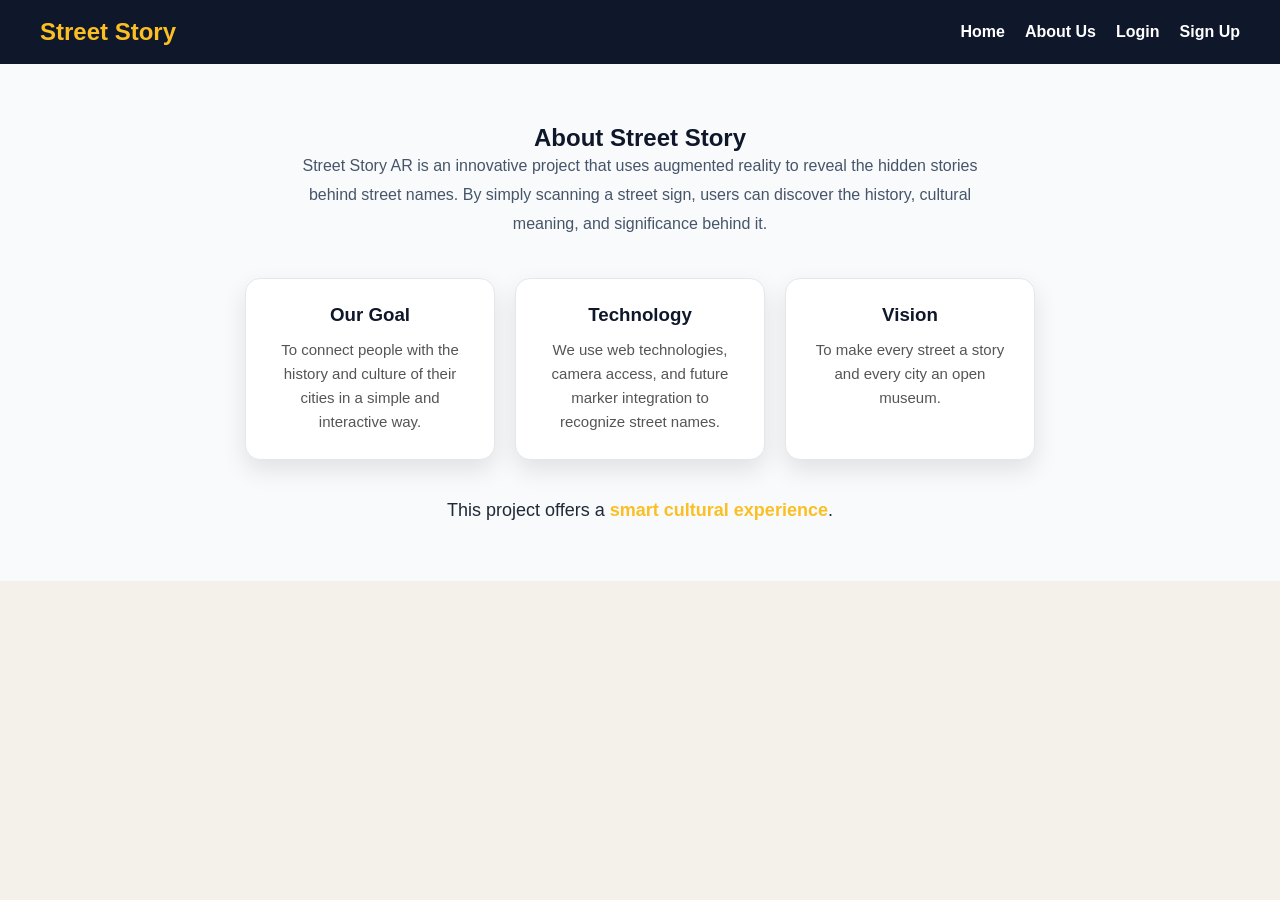
<file: about.html>
<!DOCTYPE html>
<html lang="en">
<head>
    <meta charset="UTF-8">
    <meta name="viewport" content="width=device-width, initial-scale=1.0">
    <title>About Us - Street Story</title>
    <link rel="stylesheet" href="style.css">
    <style>
.about-highlight {
    color: #fbbf24;
    font-weight: bold;
}
.about-extra {
    text-align: center;
    margin-top: 40px;
    font-size: 18px;
}
</style>
</head>
<body>
<nav class="navbar">
    <div class="logo">Street Story</div>
    <ul class="nav-links">
        <li><a href="index.html">Home</a></li>
        <li><a href="about.html">About Us</a></li>
        <li><a href="login.html">Login</a></li>
        <li><a href="signup.html">Sign Up</a></li>
    </ul>
</nav>

<section class="about-section">
    <h2 style="color: #0f172a;">About Street Story</h2>

    <p class="about-text">
        Street Story AR is an innovative project that uses augmented reality to reveal the hidden stories behind street names.
        By simply scanning a street sign, users can discover the history, cultural meaning, and significance behind it.
    </p>

    <div class="about-cards">

        <div class="card">
            <h3> Our Goal</h3>
            <p>To connect people with the history and culture of their cities in a simple and interactive way.</p>
        </div>

        <div class="card">
            <h3>Technology</h3>
            <p>We use web technologies, camera access, and future marker integration to recognize street names.</p>
        </div>

        <div class="card">
            <h3>Vision</h3>
            <p>To make every street a story and every city an open museum.</p>
        </div>

    </div>
    <p class="about-extra">
    This project offers a 
    <span class="about-highlight">smart cultural experience</span>.
</p>
</section>


</body>
</html>
</file>
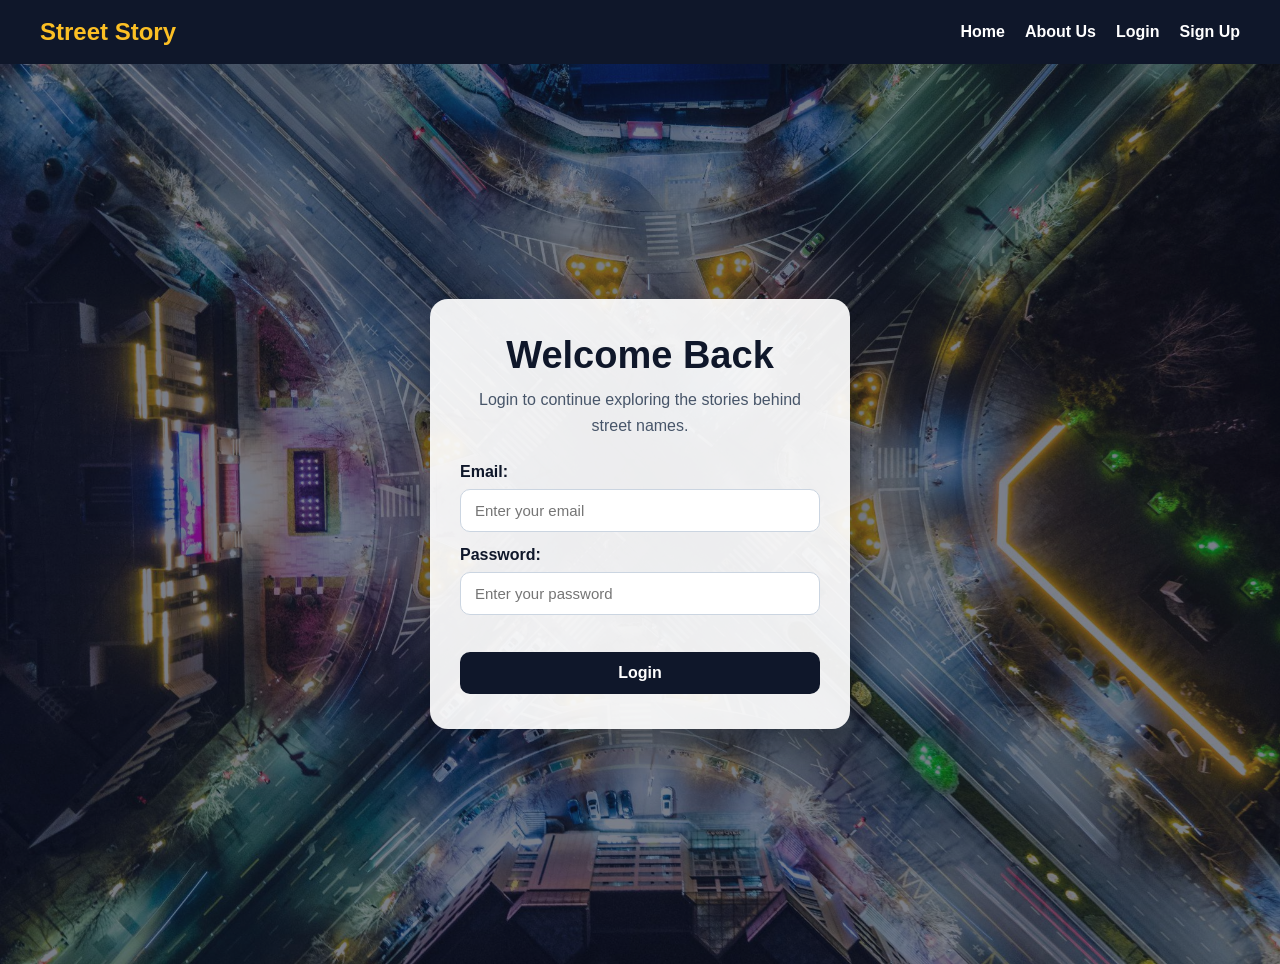
<file: login.html>
<!DOCTYPE html>
<html lang="en">

<head>
    <meta charset="UTF-8">
    <meta name="viewport" content="width=device-width, initial-scale=1.0">
    <title>Login - Street Story</title>
    <link rel="stylesheet" href="style.css">
</head>

<body>

    <nav class="navbar">
        <div class="logo">Street Story</div>
        <ul class="nav-links">
            <li><a href="index.html">Home</a></li>
            <li><a href="about.html">About Us</a></li>
            <li><a href="login.html">Login</a></li>
            <li><a href="signup.html">Sign Up</a></li>
        </ul>
    </nav>

    <section class="login-hero">
        <div class="login-overlay"></div>

        <div class="login-container">
            <h2>Welcome Back</h2>
            <p class="login-text">Login to continue exploring the stories behind street names.</p>

            <form class="form" id="loginForm">
                <label for="email">Email:</label>
                <input id="email" type="email" placeholder="Enter your email">

                <label for="password">Password:</label>
                <input id="password" type="password" placeholder="Enter your password">

                <p id="loginMessage"></p>

                <button type="submit">Login</button>
            </form>
        </div>
    </section>

    <script src="script.js"></script>
</body>

</html>
</file>
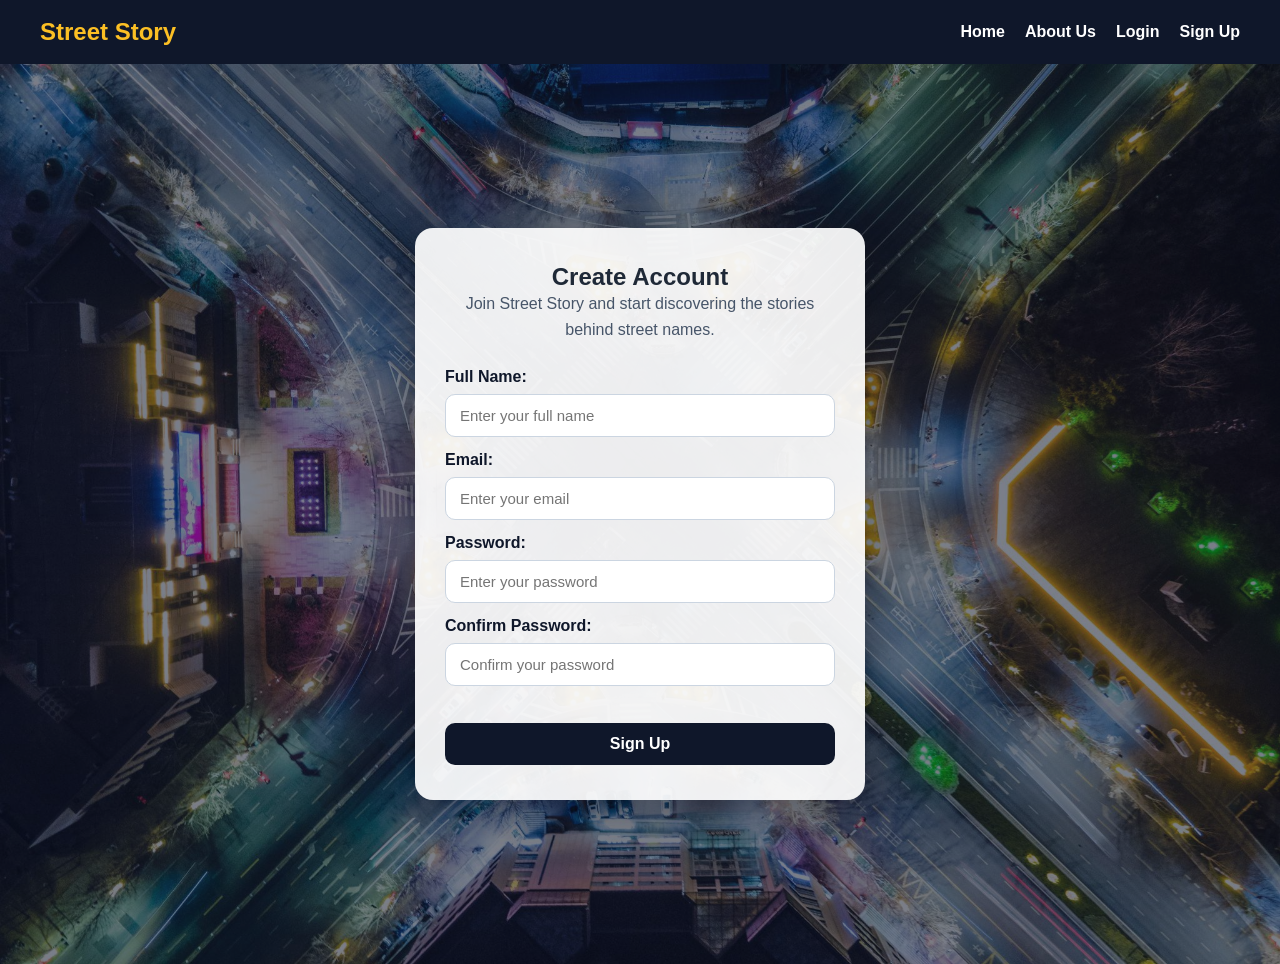
<file: signup.html>
<!DOCTYPE html>
<html lang="en">

<head>
    <meta charset="UTF-8">
    <meta name="viewport" content="width=device-width, initial-scale=1.0">
    <title>Sign Up - Street Story</title>
    <link rel="stylesheet" href="style.css">
</head>

<body>

    <nav class="navbar">
        <div class="logo">Street Story</div>
        <ul class="nav-links">
            <li><a href="index.html">Home</a></li>
            <li><a href="about.html">About Us</a></li>
            <li><a href="login.html">Login</a></li>
            <li><a href="signup.html">Sign Up</a></li>
        </ul>
    </nav>

    <section class="signup-hero">
        <div class="login-overlay"></div>

        <div class="signup-container">
            <h2>Create Account</h2>
            <p class="login-text">Join Street Story and start discovering the stories behind street names.</p>

            <form class="form" id="signupForm">
                <label for="fullname">Full Name:</label>
                <input id="fullname" type="text" placeholder="Enter your full name">

                <label for="signupEmail">Email:</label>
                <input id="signupEmail" type="email" placeholder="Enter your email">

                <label for="signupPassword">Password:</label>
                <input id="signupPassword" type="password" placeholder="Enter your password">

                <label for="confirmPassword">Confirm Password:</label>
                <input id="confirmPassword" type="password" placeholder="Confirm your password">

                <p id="signupMessage"></p>

                <button type="submit">Sign Up</button>
            </form>
        </div>
    </section>
    <script src="script.js"></script>
</body>

</html>
</file>
<file: style.css>
* {
    margin: 0;
    padding: 0;
    box-sizing: border-box;
}
body {
    font-family: Arial, sans-serif;
    background-color: #f4f1ea;
    color: #1f2937;
}
.navbar {
    background-color: #0f172a;
    color: white;
    display: flex;
    justify-content: space-between;
    align-items: center;
    padding: 18px 40px;
    position: sticky;
    top: 0;
    z-index: 1000;
}
.logo {
    font-size: 24px;
    font-weight: bold;
    color: #fbbf24;
}
.nav-links {
    list-style: none;
    display: flex;
    gap: 20px;
}
.nav-links a {
    text-decoration: none;
    color: white;
    font-weight: bold;
    transition: 0.3s;
}
.nav-links a:hover {
    color: #fbbf24;
}

<!--         -->
.hero {
    position: relative;
    height: 100vh;
    width: 101%;
    display: flex;
    justify-content: center;
    align-items: center;
    text-align: center;
}
.bg-video {
    position: absolute;
    top: 50%;
    left: 50%;
    width: 100%;
    height: 100%;
    object-fit: cover;
    transform: translate(-50%, -50%);
    z-index: 0;
}
.overlay {
    position: absolute;
    inset: 0;
    background-color: rgba(0, 0, 0, 0.25); 
    z-index: 1;
}
.hero-content {
    position: relative;
    z-index: 2;
    color: white;
    max-width: 800px;
    padding: 20px;
}

<!--         -->
.hero-content h1 {
    font-size: 52px;
    margin-bottom: 20px;
}
.hero-content p {
    font-size: 20px;
    line-height: 1.8;
    margin-bottom: 25px;
}
.btn {
    display: inline-block;
    background-color: #fbbf24;
    color: #0f172a;
    padding: 12px 24px;
    text-decoration: none;
    border-radius: 8px;
    font-weight: bold;
    transition: 0.3s;
}
.btn:hover {
    background-color: white;
}
.info-section {
    padding: 80px 20px;
    text-align: center;
}
.info-section h2 {
    font-size: 36px;
    margin-bottom: 20px;
    color: #0f172a;
}
.info-section p {
    max-width: 850px;
    margin: auto;
    font-size: 18px;
    line-height: 1.8;
}

<!--         -->

.streets {
    padding: 80px 20px;
    text-align: center;
}
.cards {
    display: flex;
    justify-content: center;
    gap: 25px;
    flex-wrap: wrap;
    margin-top: 30px;
}
.card {
    background-color: white;
    padding: 25px;
    border-radius: 12px;
    width: 280px;
    box-shadow: 0 10px 25px rgba(0,0,0,0.1);
    transition: 0.3s;
}
.card:hover {
    transform: translateY(-8px);
}
.card h3 {
    margin-bottom: 10px;
    color: #0f172a;
}
.card p {
    font-size: 15px;
    color: #555;
}

<!--         -->

.list-section {
    padding: 60px 20px;
    text-align: center;
}
.list-section ul {
    list-style: square;
    margin-top: 20px;
}
.list-section li {
    margin: 10px 0;
    font-size: 18px;
}

<!--         -->

.table-section {
    padding: 60px 20px;
    text-align: center;
}
table {
    margin: auto;
    border-collapse: collapse;
    width: 80%;
}
th, td {
    border: 1px solid #ccc;
    padding: 12px;
}
th {
    background-color: #0f172a;
    color: white;
}

<!--         -->

.streets {
    padding: 80px 20px;
    text-align: center;
}

.streets h2 {
    font-size: 36px;
    margin-bottom: 30px;
    color: #0f172a;
}

<!--         -->

.cards {
    display: flex;
    justify-content: center;
    gap: 25px;
    flex-wrap: wrap;
}
.card {
    background-color: white;
    padding: 25px;
    border-radius: 14px;
    width: 280px;
    box-shadow: 0 10px 25px rgba(0,0,0,0.1);
    border: 1px solid #e5e7eb;
    transition: 0.3s ease;
}
.card:hover {
    transform: translateY(-8px);
}
.card h3 {
    margin-bottom: 12px;
    color: #0f172a;
}
.card p {
    color: #555;
    line-height: 1.6;
}

<!--         -->
.list-section {
    padding: 70px 20px;
    text-align: center;
    background-color: #f8fafc;
}
.list-section h2 {
    font-size: 34px;
    margin-bottom: 20px;
    color: #0f172a;
}
.list-section ul {
    list-style: square;
    list-style-position: inside;
}
.list-section li {
    margin: 12px 0;
    font-size: 18px;
}

<!--         -->

.table-section {
    padding: 70px 20px;
    text-align: center;
}

.table-section h2 {
    font-size: 34px;
    margin-bottom: 25px;
    color: #0f172a;
}
table {
    width: 85%;
    margin: auto;
    border-collapse: collapse;
    background-color: white;
    box-shadow: 0 8px 20px rgba(0,0,0,0.08);
    border-radius: 12px;
    overflow: hidden;
}
th, td {
    padding: 14px;
    border: 1px solid #ddd;
    text-align: center;
}
th {
    background-color: #0f172a;
    color: white;
}
tr:nth-child(even) {
    background-color: #f9fafb;
}

<!--         -->

.login-hero {
    position: relative;
    min-height: 100vh;
    background: url("images/login1.jpg") no-repeat center center;
    background-size: cover;
    display: flex;
    justify-content: center;
    align-items: center;
    
}
.login-overlay {
    position: absolute;
    inset: 0;
    background-color: rgba(15, 23, 42, 0.55);
    z-index: 1;
}
.login-container {
    position: relative;
    z-index: 2;
    width: 420px;
    background: rgba(255, 255, 255, 0.92);
    padding: 35px 30px;
    border-radius: 18px;
    box-shadow: 0 15px 35px rgba(0, 0, 0, 0.25);
    text-align: center;
}
.login-container h2 {
    font-size: 38px;
    color: #0f172a;
    margin-bottom: 10px;
}
.login-text {
    color: #475569;
    margin-bottom: 25px;
    line-height: 1.6;
    font-size: 16px;
}
.form {
    width: 100%;
    margin: 0 auto;
    padding: 0;
    background: transparent;
    border-radius: 0;
}
.form label {
    display: block;
    text-align: left;
    margin-bottom: 8px;
    margin-top: 14px;
    font-weight: bold;
    color: #0f172a;
}
.form input {
    width: 100%;
    padding: 12px 14px;
    margin-top: 0;
    border: 1px solid #cbd5e1;
    border-radius: 10px;
    font-size: 15px;
    outline: none;
}
.form input:focus {
    border-color: #fbbf24;
    box-shadow: 0 0 0 3px rgba(251, 191, 36, 0.2);
}
.form button {
    width: 100%;
    padding: 12px;
    background: #0f172a;
    color: white;
    border: none;
    border-radius: 10px;
    margin-top: 22px;
    font-size: 16px;
    font-weight: bold;
    cursor: pointer;
    transition: 0.3s ease;
}
.form button:hover {
    background: #fbbf24;
    color: #0f172a;
}

<!--         -->

.signup-hero {
    position: relative;
    min-height: 100vh;
    background: url("images/login1.jpg") no-repeat center center;
    background-size: cover;
    display: flex;
    justify-content: center;
    align-items: center;
}
.signup-container {
    position: relative;
    z-index: 2;
    width: 450px;
    background: rgba(255, 255, 255, 0.92);
    padding: 35px 30px;
    border-radius: 18px;
    box-shadow: 0 15px 35px rgba(0, 0, 0, 0.25);
    text-align: center;
}

<!--         -->

.about-section {
    padding: 60px 20px;
    text-align: center;
    background: #f8fafc;
}
.about-section h1 {
    font-size: 40px;
    margin-bottom: 20px;
    color: #0f172a;
}
.about-text {
    max-width: 700px;
    margin: auto;
    color: #475569;
    line-height: 1.8;
    margin-bottom: 40px;
}
.about-cards {
    display: flex;
    justify-content: center;
    gap: 20px;
    flex-wrap: wrap;
}
.card {
    background: white;
    padding: 25px;
    border-radius: 15px;
    width: 250px;
    box-shadow: 0 10px 25px rgba(0,0,0,0.1);
    transition: 0.3s;
}
.card:hover {
    transform: translateY(-10px);
}

<!--         -->

#loginMessage,#signupMessage {
    margin-top: 15px;
    font-size: 14px;
    font-weight: bold;
    text-align: center;
}

<!--         -->

.dynamic-story {
    text-align: center;
    padding: 80px 20px;
    background-color: #f8fafc;
    min-height: 100vh;
    width: 100%;
}
.dynamic-story h2 {
    font-size: 34px;
    margin-bottom: 25px;
    color: #0f172a;
}
.dynamic-img {
    width: 420px;
    max-width: 90%;
    border-radius: 16px;
    box-shadow: 0 10px 25px rgba(0, 0, 0, 0.15);
    margin-bottom: 20px;
}
#streetTitle {
    font-size: 28px;
    color: #0f172a;
    margin-bottom: 12px;
}
#streetDescription {
    max-width: 700px;
    margin: 0 auto 25px;
    font-size: 18px;
    line-height: 1.7;
    color: #475569;
}



.ar-section {
    text-align: center;
    padding: 70px 20px;
    background-color: #f4f1ea;
}
.ar-section h2 {
    font-size: 34px;
    color: #0f172a;
    margin-bottom: 15px;
}
.ar-section p {
    color: #475569;
    font-size: 18px;
    margin-bottom: 25px;
}
.ar-container {
    display: none;
    position: fixed;
    inset: 0;
    width: 100vw;
    height: 100vh;
    z-index: 9999;
    background: black;
    overflow: hidden;
}
#arSceneBox,
#arSceneBox a-scene {
    width: 100vw;
    height: 100vh;
}
.close-ar {
    position: fixed;
    top: 15px;
    right: 15px;
    z-index: 10000;
    background: #fbbf24;
    color: #0f172a;
    border: none;
    padding: 12px 18px;
    border-radius: 8px;
    font-weight: bold;
    cursor: pointer;
}
</file>
